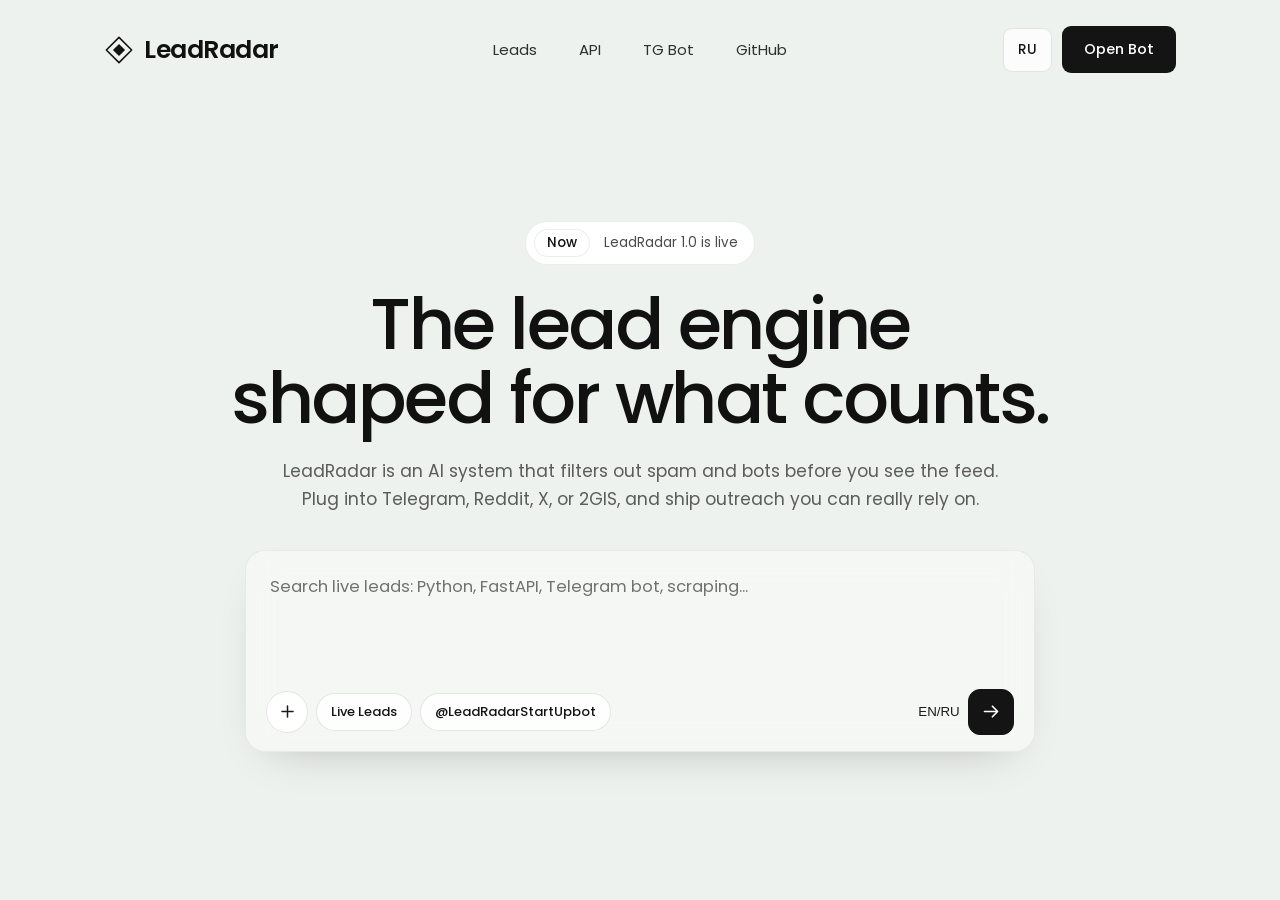
<file: index.html>
<!DOCTYPE html>
<html lang="en">
<head>
  <meta charset="UTF-8">
  <meta name="viewport" content="width=device-width, initial-scale=1">
  <title>LeadRadar — The lead engine shaped for what counts.</title>
  <link rel="preconnect" href="https://fonts.googleapis.com">
  <link rel="preconnect" href="https://fonts.gstatic.com" crossorigin>
  <link href="https://fonts.googleapis.com/css2?family=Poppins:wght@400;500;600&display=swap" rel="stylesheet">
  <style>
    :root {
      --ink: #111111;
      --muted: #5c5c5c;
      --card: rgba(248, 248, 246, 0.97);
      --shell: 1120px;
      --ease: cubic-bezier(0.16, 1, 0.3, 1);
    }

    *, *::before, *::after { box-sizing: border-box; }

    html, body {
      margin: 0;
      padding: 0;
      background: #eef2ee;
      overflow-x: hidden;
      font-family: "Poppins", -apple-system, BlinkMacSystemFont, "Segoe UI", Helvetica, Arial, sans-serif;
      color: var(--ink);
      -webkit-font-smoothing: antialiased;
    }

    body.menu-open { overflow: hidden; }

    .hero {
      position: relative;
      height: 100vh;
      height: 100svh;
      min-height: 620px;
      width: 100%;
      overflow: hidden;
      display: flex;
      flex-direction: column;
    }

    .hero__bg {
      position: absolute;
      inset: 0;
      z-index: 0;
      animation: fade-in 1.15s var(--ease) both;
    }

    .hero__bg video {
      position: absolute;
      inset: 0;
      width: 100%;
      height: 100%;
      object-fit: fill;
    }

    .hero__inner {
      position: relative;
      z-index: 2;
      display: flex;
      flex-direction: column;
      flex: 1 1 auto;
      min-height: 0;
    }

    .nav {
      position: relative;
      z-index: 70;
      width: 100%;
      max-width: var(--shell);
      margin: 0 auto;
      padding: 26px 24px 0;
      display: grid;
      grid-template-columns: 1fr auto 1fr;
      align-items: center;
      gap: 16px;
    }

    .brand {
      display: inline-flex;
      align-items: center;
      gap: 10px;
      font-size: 25px;
      font-weight: 600;
      letter-spacing: -0.02em;
      color: var(--ink);
      text-decoration: none;
    }

    .brand svg { width: 30px; height: 30px; display: block; }

    .nav__links {
      display: flex;
      align-items: center;
      gap: 42px;
      list-style: none;
      margin: 0;
      padding: 0;
    }

    .nav__links a {
      font-size: 15px;
      font-weight: 400;
      color: #1a1a1a;
      text-decoration: none;
      opacity: 0.9;
      transition: opacity 0.18s ease;
    }

    .nav__links a:hover { opacity: 0.55; }

    .nav__cta {
      justify-self: end;
      display: inline-flex;
      align-items: center;
      gap: 10px;
    }

    .lang-btn {
      display: inline-flex;
      align-items: center;
      justify-content: center;
      background: rgba(255, 255, 255, 0.78);
      color: #141414;
      border: 1px solid rgba(0, 0, 0, 0.1);
      border-radius: 9px;
      padding: 11px 14px;
      font-family: inherit;
      font-size: 13.5px;
      font-weight: 500;
      cursor: pointer;
      transition: background 0.18s ease;
    }

    .lang-btn:hover { background: #fff; }

    .nav__toggle {
      display: none;
      align-items: center;
      justify-content: center;
      width: 44px;
      height: 44px;
      margin-right: -10px;
      padding: 0;
      border: 0;
      background: transparent;
      cursor: pointer;
      -webkit-tap-highlight-color: transparent;
    }

    .nav__toggle-box { position: relative; display: block; width: 22px; height: 14px; }
    .nav__toggle .bar {
      position: absolute; left: 0; width: 100%; height: 1.8px; border-radius: 2px;
      background: #141414; transition: transform 0.55s var(--ease), width 0.45s var(--ease);
    }
    .bar--top { top: 0; }
    .bar--bot { bottom: 0; width: 70%; }
    .nav__toggle:hover .bar--bot { width: 100%; }
    .nav__toggle[aria-expanded="true"] .bar--top { transform: translateY(6.1px) rotate(45deg); }
    .nav__toggle[aria-expanded="true"] .bar--bot { width: 100%; transform: translateY(-6.1px) rotate(-45deg); }

    .nav .menu__cta { display: none; }

    .btn-dark {
      display: inline-flex;
      align-items: center;
      justify-content: center;
      background: #141414;
      color: #fff;
      font-family: inherit;
      font-size: 14.5px;
      font-weight: 500;
      padding: 13px 22px;
      border: 0;
      border-radius: 9px;
      white-space: nowrap;
      text-decoration: none;
      cursor: pointer;
      transition: background 0.18s ease, transform 0.18s ease;
    }

    .btn-dark:hover { background: #000; transform: translateY(-1px); }

    .stage {
      flex: 1 1 auto;
      min-height: 0;
      display: flex;
      flex-direction: column;
      align-items: center;
      justify-content: center;
      text-align: center;
      padding: 24px;
      gap: clamp(18px, 2.4vh, 26px);
    }

    .badge {
      display: inline-flex;
      align-items: center;
      gap: 14px;
      background: rgba(255, 255, 255, 0.94);
      border: 1px solid rgba(0, 0, 0, 0.07);
      border-radius: 999px;
      padding: 7px 16px 7px 8px;
      font-size: 13.5px;
      color: #4a4a4a;
    }

    .badge__tag {
      background: rgba(255, 255, 255, 0.95);
      border: 1px solid rgba(0, 0, 0, 0.07);
      border-radius: 999px;
      padding: 3px 12px;
      font-size: 13.5px;
      font-weight: 500;
      color: #111;
    }

    .headline {
      margin: 0;
      font-size: clamp(32px, 5.7vw, 72px);
      line-height: 1.03;
      font-weight: 500;
      letter-spacing: -0.035em;
      max-width: 20ch;
    }

    .sub {
      margin: 0;
      font-size: clamp(14px, 1.35vw, 17.5px);
      line-height: 1.65;
      font-weight: 400;
      color: var(--muted);
      max-width: 66ch;
    }

    .brk { display: none; }

    @media (min-width: 900px) {
      .brk { display: inline; }
      .stage .headline { max-width: none; }
      .stage .sub { max-width: none; }
    }

    .prompt {
      width: min(790px, 100%);
      background: rgba(255, 255, 255, 0.42);
      -webkit-backdrop-filter: blur(18px) saturate(1.15);
      backdrop-filter: blur(18px) saturate(1.15);
      border: 1px solid rgba(0, 0, 0, 0.06);
      border-radius: 20px;
      padding: 22px 20px 16px;
      text-align: left;
      box-shadow: 0 18px 44px -26px rgba(0, 0, 0, 0.28);
      margin-top: clamp(6px, 1.6vh, 16px);
    }

    .sr-only {
      position: absolute;
      width: 1px;
      height: 1px;
      overflow: hidden;
      clip: rect(0 0 0 0);
      white-space: nowrap;
    }

    .prompt__input {
      width: 100%;
      border: 0;
      outline: 0;
      resize: none;
      background: transparent;
      font-family: inherit;
      font-size: 16.5px;
      line-height: 1.5;
      color: var(--ink);
      min-height: clamp(56px, 11vh, 108px);
      padding: 2px 4px;
    }

    .prompt__input::placeholder { color: #3d3d3d; opacity: 0.72; }

    .prompt__bar {
      display: flex;
      align-items: center;
      justify-content: space-between;
      gap: 12px;
      margin-top: 10px;
    }

    .prompt__left { display: flex; align-items: center; gap: 8px; flex-wrap: wrap; }
    .prompt__right { display: flex; align-items: center; gap: 12px; }

    .chip-btn {
      display: inline-flex;
      align-items: center;
      gap: 6px;
      height: 38px;
      padding: 0 14px;
      border-radius: 999px;
      border: 1px solid rgba(0, 0, 0, 0.1);
      background: rgba(255, 255, 255, 0.88);
      color: #141414;
      font-family: inherit;
      font-size: 13px;
      font-weight: 500;
      text-decoration: none;
      cursor: pointer;
      transition: background 0.18s ease;
    }

    .chip-btn:hover { background: #fff; }

    .icon-btn {
      display: inline-flex;
      align-items: center;
      justify-content: center;
      width: 42px;
      height: 42px;
      border-radius: 50%;
      border: 1px solid rgba(0, 0, 0, 0.1);
      background: #fff;
      color: #1a1a1a;
      cursor: pointer;
      padding: 0;
      transition: background 0.18s ease;
    }

    .icon-btn:hover { background: #f1f1ef; }
    .icon-btn--bare { border: 0; background: transparent; width: 34px; }
    .icon-btn--bare:hover { background: rgba(0, 0, 0, 0.05); }
    .icon-btn--send {
      background: #141414;
      border-color: #141414;
      color: #fff;
      width: 46px;
      height: 46px;
      border-radius: 12px;
    }
    .icon-btn--send:hover { background: #000; }
    .icon-btn svg { width: 19px; height: 19px; }
    .icon-btn--send svg { width: 21px; height: 21px; }

    /* LEADS DRAWER */
    .drawer {
      position: fixed;
      inset: 0;
      z-index: 90;
      background: rgba(17, 17, 17, 0.35);
      -webkit-backdrop-filter: blur(8px);
      backdrop-filter: blur(8px);
      display: none;
      align-items: center;
      justify-content: center;
      padding: 20px;
    }

    .drawer.is-open { display: flex; }

    .drawer__panel {
      width: min(920px, 100%);
      max-height: 86vh;
      background: var(--card);
      border: 1px solid rgba(0, 0, 0, 0.08);
      border-radius: 20px;
      padding: 20px;
      display: flex;
      flex-direction: column;
      gap: 12px;
      box-shadow: 0 24px 60px -20px rgba(0, 0, 0, 0.35);
    }

    .drawer__head {
      display: flex;
      align-items: center;
      justify-content: space-between;
      gap: 12px;
    }

    .drawer__title { margin: 0; font-size: 18px; font-weight: 600; }

    .drawer__controls {
      display: flex;
      flex-wrap: wrap;
      align-items: center;
      gap: 8px;
      padding-bottom: 8px;
      border-bottom: 1px solid rgba(0, 0, 0, 0.07);
    }

    .drawer__search {
      flex: 1 1 180px;
      height: 34px;
      border-radius: 9px;
      border: 1px solid rgba(0, 0, 0, 0.12);
      background: #fff;
      padding: 0 11px;
      font-family: inherit;
      font-size: 13px;
      outline: none;
    }

    .filter-chip {
      height: 32px;
      padding: 0 12px;
      border-radius: 999px;
      border: 1px solid rgba(0, 0, 0, 0.1);
      background: #fff;
      color: #222;
      font-family: inherit;
      font-size: 12.5px;
      font-weight: 500;
      cursor: pointer;
    }

    .filter-chip.is-active {
      background: #141414;
      color: #fff;
      border-color: #141414;
    }

    .drawer__list {
      overflow-y: auto;
      display: flex;
      flex-direction: column;
      gap: 8px;
      padding-right: 4px;
    }

    .lead-item {
      background: #fff;
      border: 1px solid rgba(0, 0, 0, 0.07);
      border-radius: 12px;
      padding: 12px 14px;
      text-align: left;
    }

    .lead-item__top {
      display: flex;
      justify-content: space-between;
      align-items: center;
      gap: 8px;
      font-size: 12px;
      color: var(--muted);
      margin-bottom: 5px;
    }

    .score-pill {
      display: inline-block;
      background: #141414;
      color: #fff;
      font-weight: 600;
      font-size: 11px;
      padding: 2px 7px;
      border-radius: 6px;
      margin-right: 6px;
    }

    .lead-item__text {
      font-size: 13.5px;
      line-height: 1.45;
      margin: 0 0 8px;
      color: var(--ink);
      display: -webkit-box;
      -webkit-line-clamp: 2;
      -webkit-box-orient: vertical;
      overflow: hidden;
    }

    .lead-item__meta { font-size: 12.5px; color: #333; display: flex; gap: 10px; align-items: center; flex-wrap: wrap; }
    .lead-item__meta a { color: #111; font-weight: 500; text-decoration: none; border-bottom: 1px solid rgba(0,0,0,0.25); }

    .reply-btn {
      margin-left: auto;
      height: 28px;
      padding: 0 11px;
      border-radius: 8px;
      border: 1px solid rgba(0,0,0,0.12);
      background: #f5f5f3;
      color: #111;
      font-family: inherit;
      font-size: 12px;
      font-weight: 500;
      cursor: pointer;
    }
    .reply-btn:hover { background: #141414; color: #fff; }

    .reply-box {
      margin-top: 8px;
      padding: 9px 11px;
      background: #f6f7f5;
      border-radius: 8px;
      font-size: 12.5px;
      line-height: 1.45;
      color: #111;
      display: flex;
      justify-content: space-between;
      gap: 10px;
      align-items: flex-start;
    }

    .settings-box {
      display: none;
      flex-direction: column;
      gap: 10px;
      background: #fff;
      border: 1px solid rgba(0, 0, 0, 0.08);
      border-radius: 14px;
      padding: 14px;
      text-align: left;
    }

    .settings-box.is-open { display: flex; }

    .settings-row {
      display: flex;
      flex-direction: column;
      gap: 4px;
    }

    .settings-row label {
      font-size: 12px;
      font-weight: 500;
      color: var(--muted);
    }

    .settings-row input, .settings-row select {
      height: 36px;
      border-radius: 9px;
      border: 1px solid rgba(0, 0, 0, 0.12);
      padding: 0 10px;
      font-family: inherit;
      font-size: 13px;
      outline: none;
      background: #fafaf8;
    }

    @keyframes rise {
      from { opacity: 0; transform: translate3d(0, 18px, 0); }
      to { opacity: 1; transform: translate3d(0, 0, 0); }
    }

    @keyframes fade-in {
      from { opacity: 0; }
      to { opacity: 1; }
    }

    .rise {
      animation: rise 0.9s var(--ease) both;
      animation-delay: calc(var(--i, 0) * 70ms);
    }

    @media (max-width: 900px) {
      .nav { display: flex; align-items: center; gap: 12px; padding: 18px 20px 0; }
      .brand, .nav__toggle { position: relative; z-index: 80; }
      .brand { font-size: 21px; margin-right: auto; }
      .brand svg { width: 25px; height: 25px; }
      .btn-dark { padding: 11px 17px; font-size: 13.5px; }
      .nav__toggle { display: inline-flex; }

      .nav__nav {
        position: fixed; inset: 0; z-index: 60; display: flex; flex-direction: column;
        align-items: center; justify-content: center; gap: 30px; padding: 92px 28px 46px;
        background: #fafbf9; opacity: 0; visibility: hidden; transform: translateY(-12px);
        transition: opacity 0.45s var(--ease), transform 0.45s var(--ease), visibility 0s linear 0.45s;
      }

      .nav__nav.is-open {
        opacity: 1; visibility: visible; transform: translateY(0);
        transition: opacity 0.6s var(--ease), transform 0.6s var(--ease), visibility 0s linear 0s;
      }

      .nav__links { flex-direction: column; gap: 2px; width: 100%; max-width: 340px; }
      .nav__links li { overflow: hidden; }
      .nav__links a {
        display: block; padding: 9px 0; text-align: center;
        font-size: clamp(26px, 7.4vw, 34px); font-weight: 500; letter-spacing: -0.03em;
        opacity: 0; transform: translateY(115%);
        transition: opacity 0.5s var(--ease), transform 0.7s var(--ease);
      }

      .nav__links a:hover { opacity: 0; }
      .nav__nav.is-open .nav__links a { opacity: 1; transform: translateY(0); }
      .nav__nav.is-open .nav__links a:hover { opacity: 0.55; }
      .nav__nav.is-open .nav__links li:nth-child(1) a { transition-delay: 0.12s; }
      .nav__nav.is-open .nav__links li:nth-child(2) a { transition-delay: 0.18s; }
      .nav__nav.is-open .nav__links li:nth-child(3) a { transition-delay: 0.24s; }
      .nav__nav.is-open .nav__links li:nth-child(4) a { transition-delay: 0.30s; }
      .nav__links .rise { animation: none; }

      .menu__cta {
        opacity: 0; transform: translateY(16px);
        transition: opacity 0.5s var(--ease), transform 0.6s var(--ease), background 0.18s ease;
      }
      .nav__nav.is-open .menu__cta { opacity: 1; transform: translateY(0); transition-delay: 0.36s; }
    }

    @media (max-width: 640px) {
      .hero { min-height: 560px; }
      .nav__cta { display: none; }
      .nav .menu__cta {
        display: inline-flex; width: 100%; max-width: 340px; padding: 15px 22px;
        font-size: 15px; border-radius: 11px;
      }
      .stage { padding: 16px 18px 22px; gap: 16px; }
      .headline { font-size: clamp(26px, 7.6vw, 36px); max-width: 13ch; letter-spacing: -0.03em; }
      .sub { font-size: 14px; line-height: 1.6; max-width: 40ch; }
      .badge { font-size: 12px; padding: 6px 13px 6px 6px; gap: 10px; }
      .badge__tag { font-size: 12px; padding: 3px 10px; }
      .prompt { border-radius: 17px; padding: 16px 14px 12px; }
      .prompt__input { font-size: 16px; min-height: 62px; }
      .icon-btn { width: 38px; height: 38px; }
      .icon-btn--bare { width: 32px; }
      .icon-btn--send { width: 42px; height: 42px; border-radius: 11px; }
    }

    @media (max-height: 560px) and (orientation: landscape) {
      .hero { height: auto; min-height: 100svh; }
      .stage { padding-block: 34px; }
      .prompt__input { min-height: 48px; }
    }

    @media (prefers-reduced-motion: reduce) {
      .hero__bg video { display: none; }
      .hero__bg, .rise { animation: none !important; }
      .nav__nav, .nav__nav .nav__links a, .menu__cta, .nav__toggle .bar {
        transition-duration: 0.01ms !important; transition-delay: 0s !important;
      }
      .nav__nav, .nav__nav .nav__links a, .menu__cta { transform: none !important; }
    }
  </style>
</head>
<body>
  <section class="hero">
    <div class="hero__bg">
      <video autoplay muted loop playsinline preload="auto" poster="https://images.higgs.ai/?default=1&amp;output=webp&amp;url=https%3A%2F%2Fd8j0ntlcm91z4.cloudfront.net%2Fuser_38xzZboKViGWJOttwIXH07lWA1P%2Fhf_20260831_223518_f11bfa03-4e65-47e1-a4a7-30e42a7a8c2f.png&amp;w=1920&amp;q=85">
        <source src="https://d8j0ntlcm91z4.cloudfront.net/user_38xzZboKViGWJOttwIXH07lWA1P/hf_20260831_232706_43757be4-2250-4f09-8cd7-23aebbf147ad.mp4" type="video/mp4">
      </video>
    </div>

    <div class="hero__inner">
      <header class="nav">
        <a class="brand" href="#">
          <svg class="rise" style="--i:0" viewBox="0 0 32 32" fill="none" aria-hidden="true">
            <path d="M16 2.5 29.5 16 16 29.5 2.5 16 16 2.5Z" stroke="#141414" stroke-width="1.7" stroke-linejoin="round"/>
            <path d="M16 9.5 22.5 16 16 22.5 9.5 16 16 9.5Z" fill="#141414"/>
          </svg>
          <span class="rise" style="--i:1">LeadRadar</span>
        </a>

        <nav class="nav__nav" id="site-menu">
          <ul class="nav__links">
            <li class="rise" style="--i:2"><a href="#leads" id="nav-leads" data-i18n="navLeads">Leads</a></li>
            <li class="rise" style="--i:3"><a href="/api/leads" target="_blank" data-i18n="navApi">API</a></li>
            <li class="rise" style="--i:4"><a href="https://t.me/LeadRadarStartUpbot" target="_blank" rel="noopener" data-i18n="navBot">TG Bot</a></li>
            <li class="rise" style="--i:5"><a href="https://github.com/Goldiii-sudo/Lead--Radar" target="_blank" rel="noopener" data-i18n="navRepo">GitHub</a></li>
          </ul>
          <a class="btn-dark menu__cta" href="https://t.me/LeadRadarStartUpbot" target="_blank" rel="noopener" data-i18n="cta">Open Bot</a>
        </nav>

        <div class="nav__cta rise" style="--i:6">
          <button class="lang-btn" id="lang-toggle" type="button">RU</button>
          <a class="btn-dark" href="https://t.me/LeadRadarStartUpbot" target="_blank" rel="noopener" data-i18n="cta">Open Bot</a>
        </div>

        <button class="nav__toggle rise" style="--i:6" id="menu-toggle" type="button" aria-label="Open menu" aria-expanded="false" aria-controls="site-menu">
          <span class="nav__toggle-box" aria-hidden="true">
            <span class="bar bar--top"></span>
            <span class="bar bar--bot"></span>
          </span>
        </button>
      </header>

      <main class="stage">
        <div class="badge rise" style="--i:8">
          <span class="badge__tag" data-i18n="badgeTag">Now</span>
          <span data-i18n="badgeText">LeadRadar 1.0 is live</span>
        </div>

        <h1 class="headline rise" style="--i:10" id="headline">
          The lead engine<br class="brk" /> shaped for what counts.
        </h1>

        <p class="sub rise" style="--i:12" id="subcopy">
          LeadRadar is an AI system that filters out spam and bots before you see the feed.<br class="brk" />
          Plug into Telegram, Reddit, X, or 2GIS, and ship outreach you can really rely on.
        </p>

        <form class="prompt rise" style="--i:14" id="search-form" onsubmit="return false;">
          <label class="sr-only" for="prompt-input">Ask LeadRadar</label>
          <textarea id="prompt-input" class="prompt__input" rows="3" placeholder="Search live leads: Python, FastAPI, Telegram bot, scraping..."></textarea>
          <div class="prompt__bar">
            <div class="prompt__left">
              <button class="icon-btn rise" style="--i:16" id="btn-scan" type="button" aria-label="Scan now" title="Scan now">
                <svg viewBox="0 0 24 24" fill="none" stroke="currentColor" stroke-width="1.9" stroke-linecap="round">
                  <path d="M12 5v14M5 12h14"/>
                </svg>
              </button>
              <button class="chip-btn rise" style="--i:16" id="btn-open-leads" type="button" data-i18n="btnLeads">Live Leads</button>
              <a class="chip-btn rise" style="--i:16" href="https://t.me/LeadRadarStartUpbot" target="_blank" rel="noopener">@LeadRadarStartUpbot</a>
            </div>
            <div class="prompt__right">
              <button class="icon-btn icon-btn--bare rise" style="--i:17" id="lang-toggle-card" type="button" aria-label="Switch language">EN/RU</button>
              <button class="icon-btn icon-btn--send rise" style="--i:18" type="submit" aria-label="Send message">
                <svg viewBox="0 0 24 24" fill="none" stroke="currentColor" stroke-width="1.9" stroke-linecap="round" stroke-linejoin="round">
                  <path d="M4 12h15M13 6l6 6-6 6"/>
                </svg>
              </button>
            </div>
          </div>
        </form>
      </main>
    </div>
  </section>

  <div class="drawer" id="leads-drawer" role="dialog" aria-modal="true">
    <div class="drawer__panel">
      <div class="drawer__head">
        <h2 class="drawer__title" id="drawer-title">Live Leads</h2>
        <div style="display:flex;gap:8px;">
          <button class="chip-btn" id="drawer-settings-btn" type="button" data-i18n="btnSettings">⚙️ Settings</button>
          <button class="chip-btn" id="drawer-scan" type="button" data-i18n="btnScan">Scan Now</button>
          <button class="chip-btn" id="drawer-close" type="button">✕</button>
        </div>
      </div>
      <div class="settings-box" id="settings-box">
        <div style="display:flex;gap:6px;flex-wrap:wrap;">
          <button class="filter-chip" type="button" onclick="window.__setPreset('python, fastapi, telegram bot, scraper, automation')">Python &amp; Bots</button>
          <button class="filter-chip" type="button" onclick="window.__setPreset('react, nextjs, landing page, figma, ui/ux, frontend')">Web &amp; Design</button>
          <button class="filter-chip" type="button" onclick="window.__setPreset('ai, llm, openai, rag, chatbot, n8n')">AI &amp; Agents</button>
        </div>
        <div class="settings-row">
          <label for="set-kws" data-i18n="lblKws">What to parse (keywords, comma-separated)</label>
          <input id="set-kws" type="text" placeholder="python, fastapi, telegram bot, react">
        </div>
        <div style="display:flex;gap:10px;flex-wrap:wrap;">
          <div class="settings-row" style="flex:1 1 220px;">
            <label for="set-negs" data-i18n="lblNegs">Exclude words</label>
            <input id="set-negs" type="text" placeholder="unpaid, intern, [offer]">
          </div>
          <div class="settings-row" style="width:130px;">
            <label for="set-score" data-i18n="lblScore">Min Score</label>
            <select id="set-score">
              <option value="35">35+</option>
              <option value="50">50+</option>
              <option value="70" selected>70+ (Hot)</option>
            </select>
          </div>
        </div>
        <div style="display:flex;justify-content:flex-end;">
          <button class="btn-dark" id="btn-save-settings" type="button" style="padding:9px 16px;font-size:13px;" data-i18n="btnSaveScan">Save &amp; Scan</button>
        </div>
      </div>
      <div class="drawer__controls">
        <input class="drawer__search" id="drawer-q" type="text" placeholder="Filter by keyword...">
        <button class="filter-chip is-active" data-src="" type="button">All</button>
        <button class="filter-chip" data-src="reddit" type="button">Reddit</button>
        <button class="filter-chip" data-src="freelancer" type="button">Freelancer</button>
        <button class="filter-chip" data-src="lemmy" type="button">Lemmy</button>
        <button class="filter-chip" data-src="telegram" type="button">Telegram</button>
        <button class="filter-chip" id="sort-toggle" type="button">Score ↓</button>
      </div>
      <div class="drawer__list" id="drawer-list">Loading...</div>
    </div>
  </div>

  <script>
    (function () {
      var toggle = document.getElementById('menu-toggle');
      var menu = document.getElementById('site-menu');
      if (toggle && menu) {
        function isOpen() { return toggle.getAttribute('aria-expanded') === 'true'; }
        function setMenu(open) {
          toggle.setAttribute('aria-expanded', String(open));
          toggle.setAttribute('aria-label', open ? 'Close menu' : 'Open menu');
          menu.classList.toggle('is-open', open);
          document.body.classList.toggle('menu-open', open);
        }
        toggle.addEventListener('click', function () { setMenu(!isOpen()); });
        menu.addEventListener('click', function (e) { if (e.target && e.target.closest('a')) setMenu(false); });
        document.addEventListener('keydown', function (e) {
          if (e.key === 'Escape' && isOpen()) { setMenu(false); toggle.focus(); }
        });
        window.addEventListener('resize', function () { if (window.innerWidth > 900 && isOpen()) setMenu(false); });
      }

      var i18n = {
        en: {
          navLeads: 'Leads', navApi: 'API', navBot: 'TG Bot', navRepo: 'GitHub', cta: 'Open Bot',
          badgeTag: 'Now', badgeText: 'LeadRadar 1.0 is live',
          headline: 'The lead engine<br class="brk" /> shaped for what counts.',
          subcopy: 'LeadRadar is an AI system that filters out spam and bots before you see the feed.<br class="brk" /> Plug into Telegram, Reddit, X, or 2GIS, and ship outreach you can really rely on.',
          placeholder: 'Search live leads: Python, FastAPI, Telegram bot, scraping...',
          btnLeads: 'Live Leads', btnScan: 'Scan Now', btnSettings: '⚙️ Settings',
          lblKws: 'What to parse (keywords, comma-separated)', lblNegs: 'Exclude words', lblScore: 'Min Score', btnSaveScan: 'Save & Scan', nextLang: 'RU'
        },
        ru: {
          navLeads: 'Лиды', navApi: 'API', navBot: 'ТГ-бот', navRepo: 'GitHub', cta: 'Открыть бота',
          badgeTag: 'Сейчас', badgeText: 'LeadRadar 1.0 запущен',
          headline: 'Поиск лидов<br class="brk" /> без спама и мусора.',
          subcopy: 'LeadRadar — ИИ-система, которая вырезает ботов и рекламу до попадания в ленту.<br class="brk" /> Подключай Telegram, Reddit, X или 2ГИС и пиши первым реальным клиентам.',
          placeholder: 'Поиск живых лидов: Python, FastAPI, ТГ-бот, парсер...',
          btnLeads: 'Живые лиды', btnScan: 'Сканировать', btnSettings: '⚙️ Настройки',
          lblKws: 'Что парсить (ключевые слова через запятую)', lblNegs: 'Стоп-слова (исключить)', lblScore: 'Мин. балл', btnSaveScan: 'Сохранить и парсить', nextLang: 'EN'
        }
      };

      var lang = localStorage.getItem('lr_lang') || 'en';
      function applyLang(l) {
        lang = l;
        localStorage.setItem('lr_lang', l);
        var d = i18n[l] || i18n.en;
        document.documentElement.lang = l;
        document.querySelectorAll('[data-i18n]').forEach(function (el) {
          var k = el.getAttribute('data-i18n');
          if (d[k]) el.textContent = d[k];
        });
        document.getElementById('headline').innerHTML = d.headline;
        document.getElementById('subcopy').innerHTML = d.subcopy;
        document.getElementById('prompt-input').placeholder = d.placeholder;
        document.getElementById('lang-toggle').textContent = d.nextLang;
      }
      applyLang(lang);

      function toggleLang() { applyLang(lang === 'en' ? 'ru' : 'en'); }
      document.getElementById('lang-toggle').addEventListener('click', toggleLang);
      document.getElementById('lang-toggle-card').addEventListener('click', toggleLang);

      var drawer = document.getElementById('leads-drawer');
      var listEl = document.getElementById('drawer-list');
      var drawerQ = document.getElementById('drawer-q');
      var sortToggle = document.getElementById('sort-toggle');
      var activeSrc = '';
      var activeSort = 'score';

      async function loadLeads(q) {
        drawer.classList.add('is-open');
        if (typeof q === 'string') drawerQ.value = q;
        var query = drawerQ.value.trim();
        listEl.textContent = lang === 'ru' ? 'Загрузка лидов...' : 'Loading leads...';
        try {
          var url = '/api/leads?limit=35&hide_offers=1&sort=' + activeSort +
            (activeSrc ? '&source=' + encodeURIComponent(activeSrc) : '') +
            (query ? '&q=' + encodeURIComponent(query) : '');
          var res = await fetch(url);
          var items = await res.json();
          if (!items.length) {
            listEl.innerHTML = '<div class="lead-item"><p class="lead-item__text">' +
              (lang === 'ru' ? 'Пока пусто по этому фильтру. Нажми «Сканировать».' : 'No leads for this filter. Click "Scan Now".') +
              '</p></div>';
            return;
          }
          listEl.innerHTML = items.map(function (it) {
            var raw = (it.translated_text || it.text || '').replace(/\s+/g, ' ').trim();
            var shortTxt = raw.slice(0, 170) + (raw.length > 170 ? '...' : '');
            var replyLabel = lang === 'ru' ? '⚡ Отклик' : '⚡ Reply';
            var sumLabel = lang === 'ru' ? '📋 Выжимка' : '📋 Summary';
            return '<div class="lead-item" data-id="' + it.id + '">' +
              '<div class="lead-item__top">' +
                '<span><span class="score-pill">' + (it.score || 0) + '</span>' + (it.source || 'web') + '</span>' +
                '<span>' + (it.author || '').replace(/^u\/\//, 'u/') + '</span>' +
              '</div>' +
              '<p class="lead-item__text">' + shortTxt.replace(/</g, '&lt;') + '</p>' +
              '<div class="lead-item__meta">' +
                (it.email ? '<span>✉️ ' + it.email + '</span>' : '') +
                (it.url ? '<a href="' + it.url + '" target="_blank" rel="noopener">' + (lang === 'ru' ? 'Открыть' : 'Open') + '</a>' : '') +
                '<button class="reply-btn" style="margin-left:auto;" type="button" onclick="window.__leadSummary(' + it.id + ', this)">' + sumLabel + '</button>' +
                '<button class="reply-btn" style="margin-left:6px;" type="button" onclick="window.__quickReply(' + it.id + ', this)">' + replyLabel + '</button>' +
              '</div>' +
              '<div class="reply-slot"></div>' +
            '</div>';
          }).join('');
        } catch (err) {
          listEl.textContent = 'Error loading leads.';
        }
      }

      window.__leadSummary = async function (id, btn) {
        btn.disabled = true;
        var prev = btn.textContent;
        btn.textContent = '...';
        try {
          var res = await fetch('/api/leads/' + id + '/summary?lang=' + lang, { method: 'POST' });
          var d = await res.json();
          var slot = btn.closest('.lead-item').querySelector('.reply-slot');
          var esc = function (s) { return String(s || '').replace(/</g, '&lt;'); };
          var copyText = lang === 'ru' ? 'Копировать питч' : 'Copy pitch';
          var labels = lang === 'ru'
            ? { title: '📌 Суть', pain: '💢 Боль', sol: '💡 Решение', pitch: '💬 Питч' }
            : { title: '📌 Task', pain: '💢 Pain', sol: '💡 Solution', pitch: '💬 Pitch' };
          slot.innerHTML =
            '<div class="reply-box" style="flex-direction:column;gap:6px;">' +
              '<div><b>' + labels.title + ':</b> ' + esc(d.title) + '</div>' +
              '<div><b>' + labels.pain + ':</b> ' + esc(d.pain) + '</div>' +
              '<div><b>' + labels.sol + ':</b> ' + esc(d.solution) + '</div>' +
              '<div style="display:flex;justify-content:space-between;gap:8px;width:100%;align-items:center;margin-top:2px;">' +
                '<span><b>' + labels.pitch + ':</b> <span>' + esc(d.pitch) + '</span></span>' +
                '<button class="filter-chip" type="button" onclick="navigator.clipboard.writeText(this.previousElementSibling.lastElementChild.textContent);this.textContent=\'✓\'">' + copyText + '</button>' +
              '</div>' +
            '</div>';
        } catch (e) {
          btn.textContent = 'Error';
        } finally {
          btn.disabled = false;
          btn.textContent = prev;
        }
      };

      window.__quickReply = async function (id, btn) {
        btn.disabled = true;
        btn.textContent = '...';
        try {
          var res = await fetch('/api/leads/' + id + '/quick-reply', { method: 'POST' });
          var data = await res.json();
          var slot = btn.closest('.lead-item').querySelector('.reply-slot');
          var copyText = lang === 'ru' ? 'Копировать' : 'Copy';
          slot.innerHTML = '<div class="reply-box"><span>' + (data.reply || '').replace(/</g, '&lt;') + '</span>' +
            '<button class="filter-chip" type="button" onclick="navigator.clipboard.writeText(this.previousElementSibling.textContent);this.textContent=\'✓\'">' + copyText + '</button></div>';
          btn.textContent = lang === 'ru' ? '⚡ Ещё раз' : '⚡ Redo';
        } catch (e) {
          btn.textContent = 'Error';
        } finally {
          btn.disabled = false;
        }
      };

      document.querySelectorAll('.filter-chip[data-src]').forEach(function (btn) {
        btn.addEventListener('click', function () {
          document.querySelectorAll('.filter-chip[data-src]').forEach(function (b) { b.classList.remove('is-active'); });
          btn.classList.add('is-active');
          activeSrc = btn.getAttribute('data-src') || '';
          loadLeads();
        });
      });

      sortToggle.addEventListener('click', function () {
        activeSort = activeSort === 'score' ? 'newest' : 'score';
        sortToggle.textContent = activeSort === 'score' ? 'Score ↓' : (lang === 'ru' ? 'Новые ↓' : 'Newest ↓');
        loadLeads();
      });

      var qTimer;
      drawerQ.addEventListener('input', function () {
        clearTimeout(qTimer);
        qTimer = setTimeout(function () { loadLeads(); }, 250);
      });

      async function triggerScan() {
        await fetch('/api/scan', { method: 'POST' });
        setTimeout(function () { loadLeads(); }, 1500);
      }

      var settingsBox = document.getElementById('settings-box');
      window.__setPreset = function (val) {
        document.getElementById('set-kws').value = val;
      };

      document.getElementById('drawer-settings-btn').addEventListener('click', async function () {
        var opening = !settingsBox.classList.contains('is-open');
        settingsBox.classList.toggle('is-open', opening);
        if (opening) {
          try {
            var r = await fetch('/api/settings');
            var s = await r.json();
            document.getElementById('set-kws').value = (s.keywords || []).join(', ');
            document.getElementById('set-negs').value = (s.negatives || []).join(', ');
            document.getElementById('set-score').value = String(s.alert_score || 70);
          } catch (e) {}
        }
      });

      document.getElementById('btn-save-settings').addEventListener('click', async function () {
        var btn = this;
        btn.disabled = true;
        var kws = document.getElementById('set-kws').value.split(',').map(function (x) { return x.trim(); }).filter(Boolean);
        var negs = document.getElementById('set-negs').value.split(',').map(function (x) { return x.trim(); }).filter(Boolean);
        var score = parseInt(document.getElementById('set-score').value, 10) || 70;
        try {
          await fetch('/api/settings', {
            method: 'PUT',
            headers: { 'Content-Type': 'application/json' },
            body: JSON.stringify({ keywords: kws, negatives: negs, alert_score: score })
          });
          settingsBox.classList.remove('is-open');
          await triggerScan();
        } finally {
          btn.disabled = false;
        }
      });

      document.getElementById('search-form').addEventListener('submit', function () {
        loadLeads(document.getElementById('prompt-input').value.trim());
      });
      document.getElementById('btn-open-leads').addEventListener('click', function () { loadLeads(''); });
      document.getElementById('nav-leads').addEventListener('click', function (e) { e.preventDefault(); loadLeads(''); });
      document.getElementById('btn-scan').addEventListener('click', triggerScan);
      document.getElementById('drawer-scan').addEventListener('click', triggerScan);
      document.getElementById('drawer-close').addEventListener('click', function () { drawer.classList.remove('is-open'); });
      drawer.addEventListener('click', function (e) { if (e.target === drawer) drawer.classList.remove('is-open'); });
    })();
  </script>
</body>
</html>
</file>
